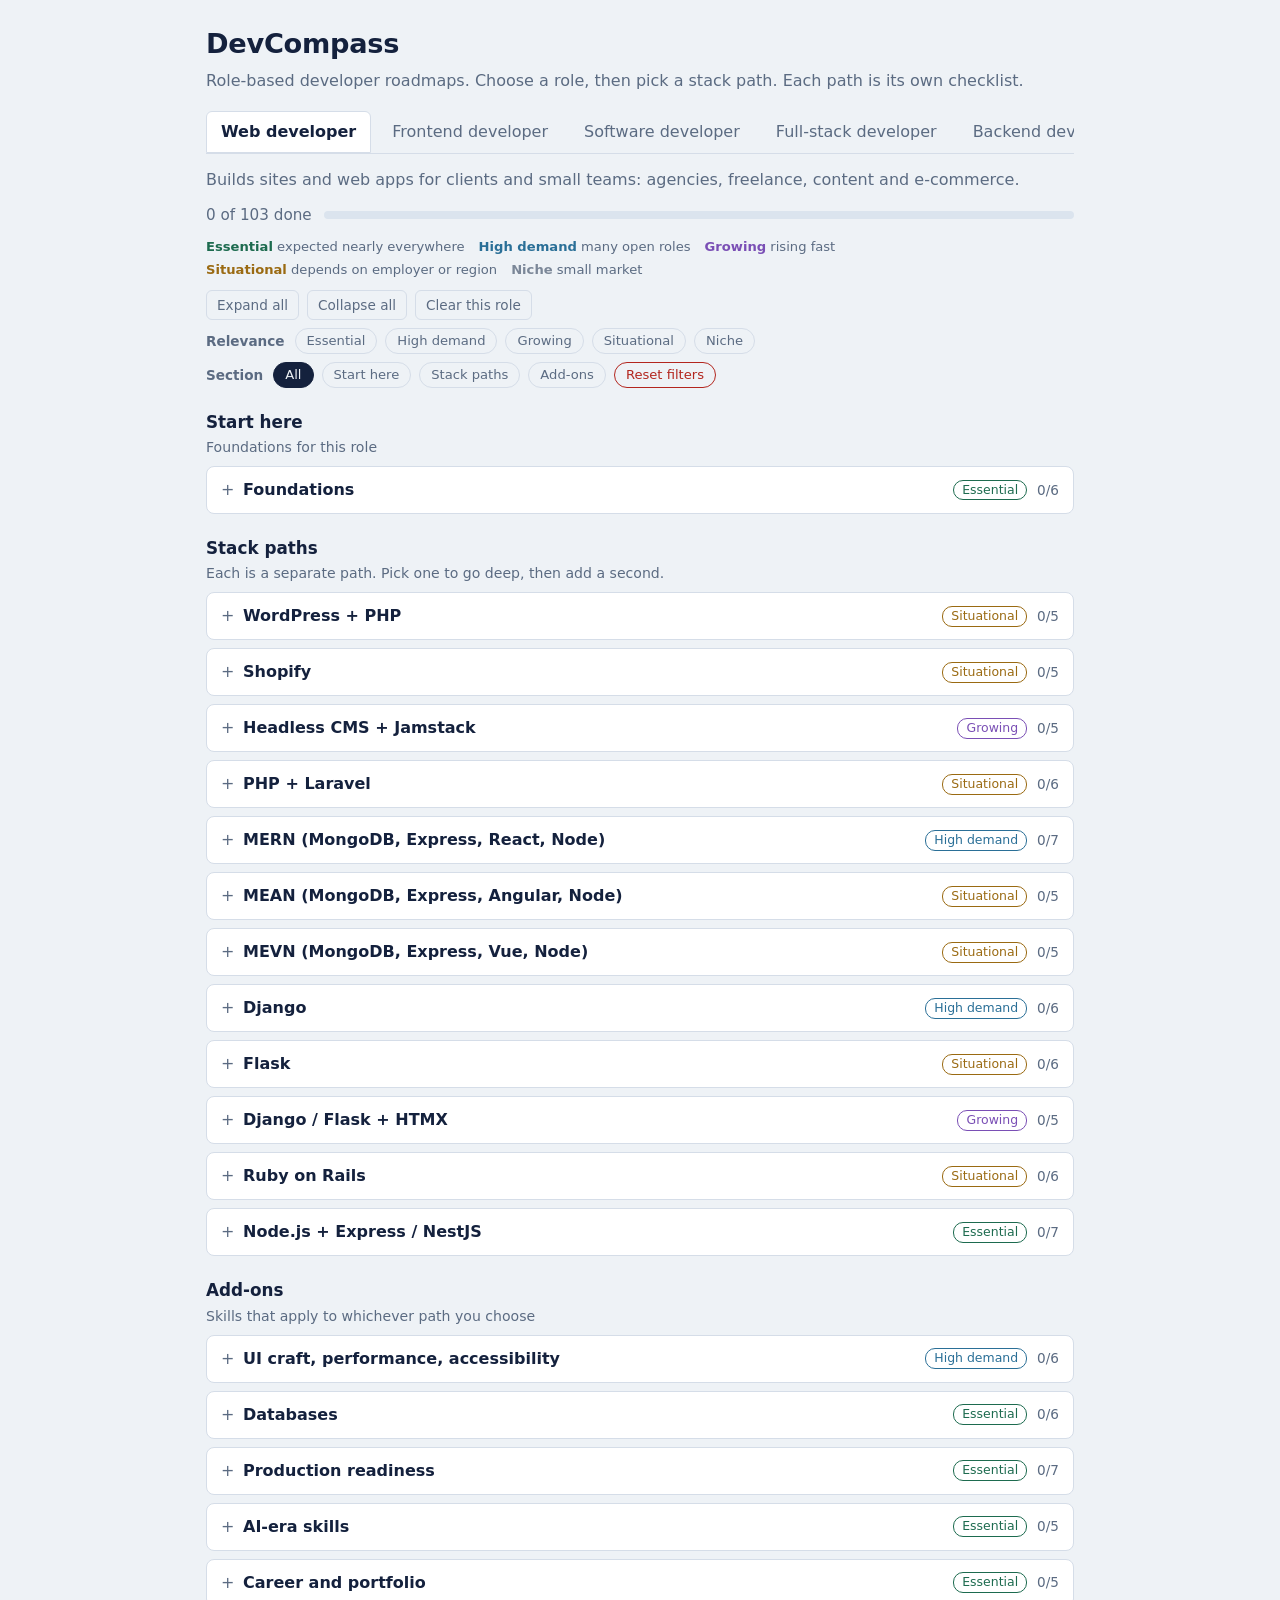
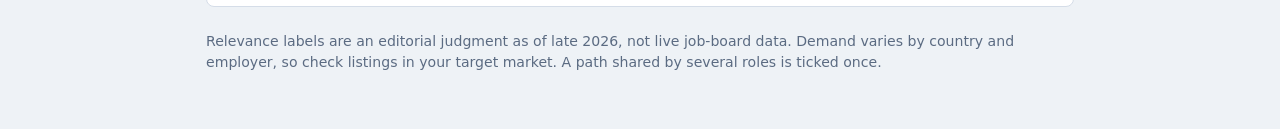
<file: index.html>
<!DOCTYPE html>
<html lang="en">
<head>
<meta charset="utf-8">
<meta name="viewport" content="width=device-width, initial-scale=1, viewport-fit=cover">
<meta name="description" content="DevCompass: role-based developer roadmaps with relevance tags for web, frontend, backend, full-stack and software developers.">
<title>DevCompass: Developer Roadmaps by Role</title>
<link rel="stylesheet" href="style.css">
</head>
<body>
<div class="wrap">
  <h1>DevCompass</h1>
  <p class="sub">Role-based developer roadmaps. Choose a role, then pick a stack path. Each path is its own checklist.</p>
  <nav role="tablist" id="tabs"></nav>
  <p class="intro" id="intro"></p>
  <div class="prog"><span id="ptxt"></span><div class="bar"><i id="pbar"></i></div></div>
  <div class="legend"><span><b class="E">Essential</b> expected nearly everywhere</span><span><b class="H">High demand</b> many open roles</span><span><b class="G">Growing</b> rising fast</span><span><b class="S">Situational</b> depends on employer or region</span><span><b class="N">Niche</b> small market</span></div>
  <div class="tools"><button id="exp">Expand all</button><button id="col">Collapse all</button><button id="clr">Clear this role</button></div>
  <div class="flt" id="fr"><b>Relevance</b><button data-rel="E">Essential</button><button data-rel="H">High demand</button><button data-rel="G">Growing</button><button data-rel="S">Situational</button><button data-rel="N">Niche</button></div>
  <div class="flt" id="fs"><b>Section</b><button data-sec="all">All</button><button data-sec="Start here">Start here</button><button data-sec="Stack paths">Stack paths</button><button data-sec="Add-ons">Add-ons</button><button id="rf">Reset filters</button></div>
  <div id="view"></div>
  <footer>Relevance labels are an editorial judgment as of late 2026, not live job-board data. Demand varies by country and employer, so check listings in your target market. A path shared by several roles is ticked once.</footer>
</div>
<script src="script.js"></script>
</body>
</html>
</file>
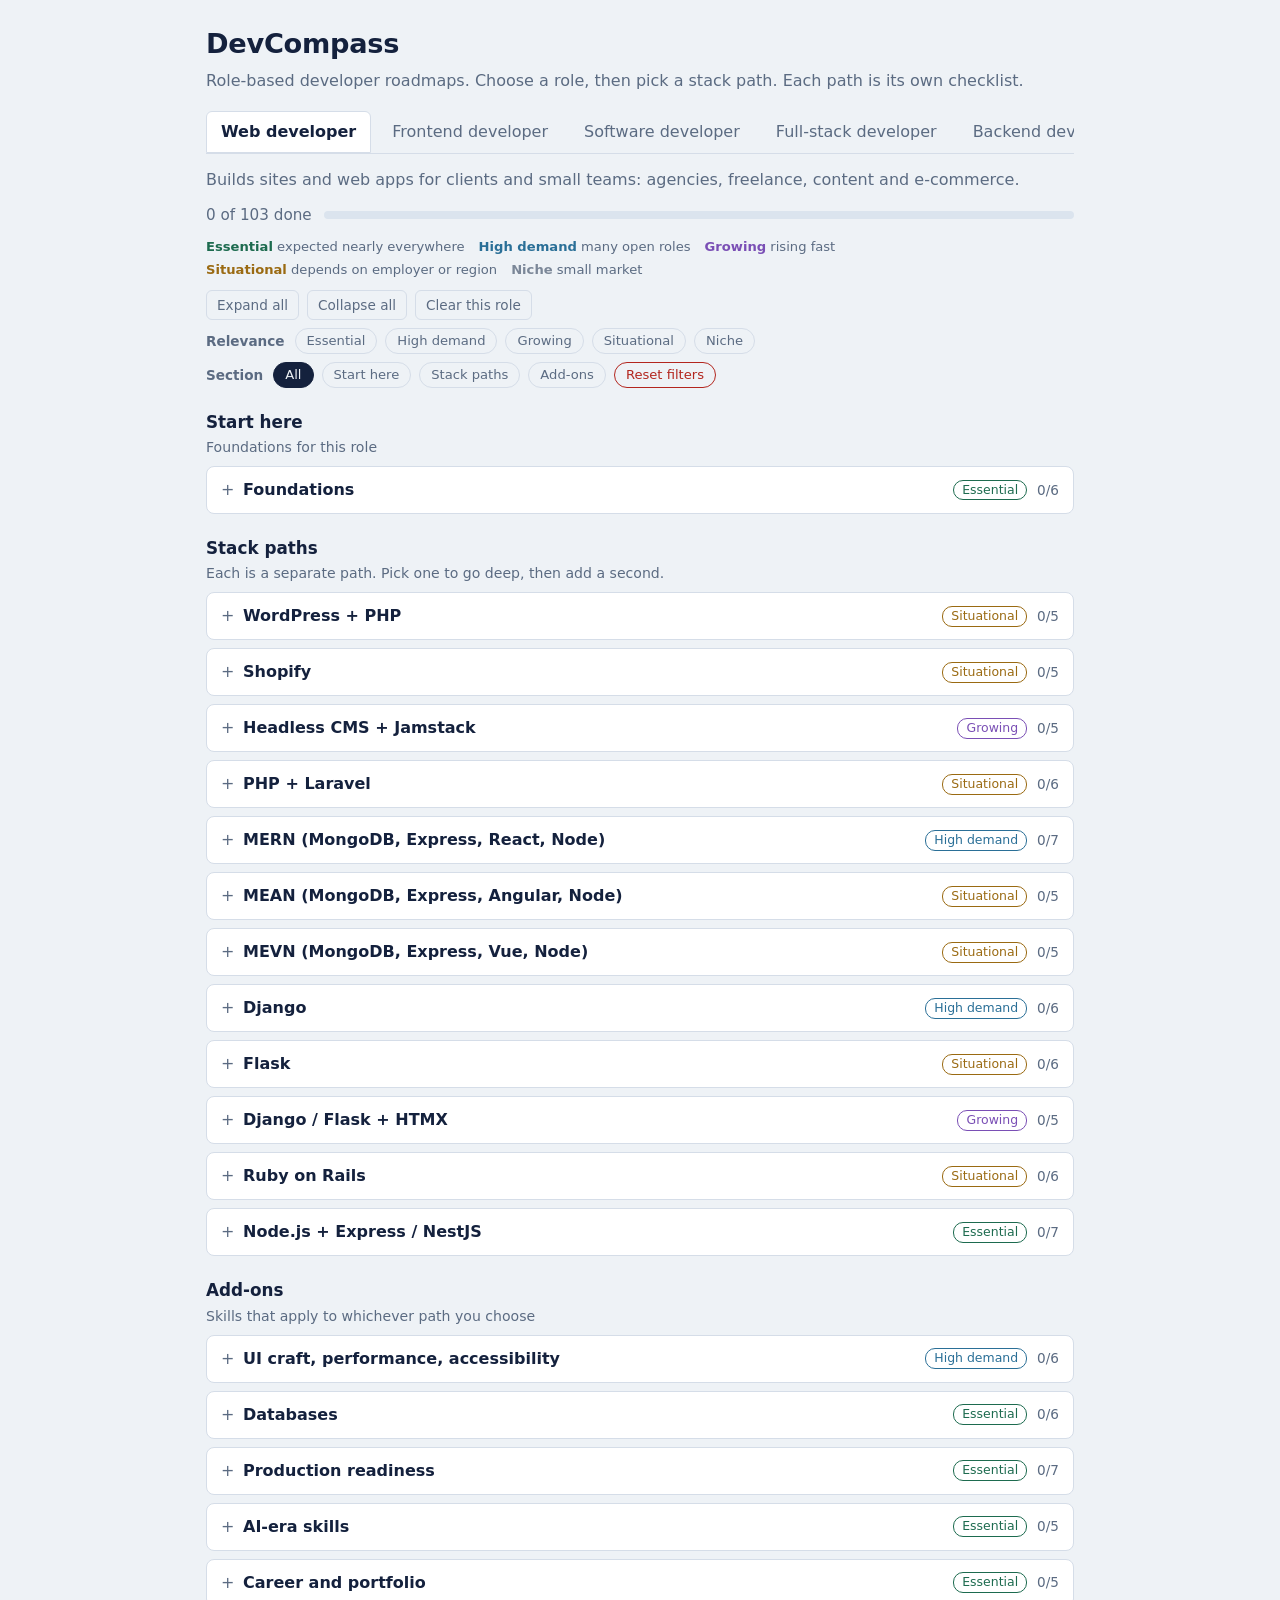
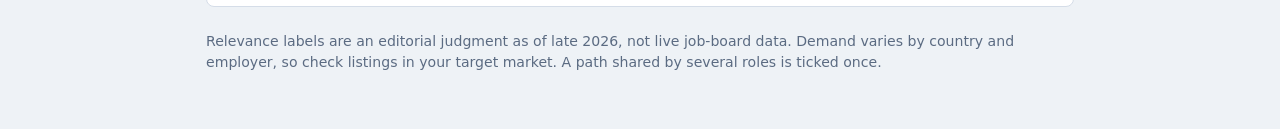
<file: index (1).html>
<!DOCTYPE html>
<html lang="en">
<head>
<meta charset="utf-8">
<meta name="viewport" content="width=device-width, initial-scale=1, viewport-fit=cover">
<meta name="description" content="DevCompass: role-based developer roadmaps with relevance tags for web, frontend, backend, full-stack and software developers.">
<title>DevCompass: Developer Roadmaps by Role</title>
<link rel="stylesheet" href="styles.css">
</head>
<body>
<div class="wrap">
  <h1>DevCompass</h1>
  <p class="sub">Role-based developer roadmaps. Choose a role, then pick a stack path. Each path is its own checklist.</p>
  <nav role="tablist" id="tabs"></nav>
  <p class="intro" id="intro"></p>
  <div class="prog"><span id="ptxt"></span><div class="bar"><i id="pbar"></i></div></div>
  <div class="legend"><span><b class="E">Essential</b> expected nearly everywhere</span><span><b class="H">High demand</b> many open roles</span><span><b class="G">Growing</b> rising fast</span><span><b class="S">Situational</b> depends on employer or region</span><span><b class="N">Niche</b> small market</span></div>
  <div class="tools"><button id="exp">Expand all</button><button id="col">Collapse all</button><button id="clr">Clear this role</button></div>
  <div class="flt" id="fr"><b>Relevance</b><button data-rel="E">Essential</button><button data-rel="H">High demand</button><button data-rel="G">Growing</button><button data-rel="S">Situational</button><button data-rel="N">Niche</button></div>
  <div class="flt" id="fs"><b>Section</b><button data-sec="all">All</button><button data-sec="Start here">Start here</button><button data-sec="Stack paths">Stack paths</button><button data-sec="Add-ons">Add-ons</button><button id="rf">Reset filters</button></div>
  <div id="view"></div>
  <footer>Relevance labels are an editorial judgment as of late 2026, not live job-board data. Demand varies by country and employer, so check listings in your target market. A path shared by several roles is ticked once.</footer>
</div>
<script src="app.js"></script>
</body>
</html>
</file>
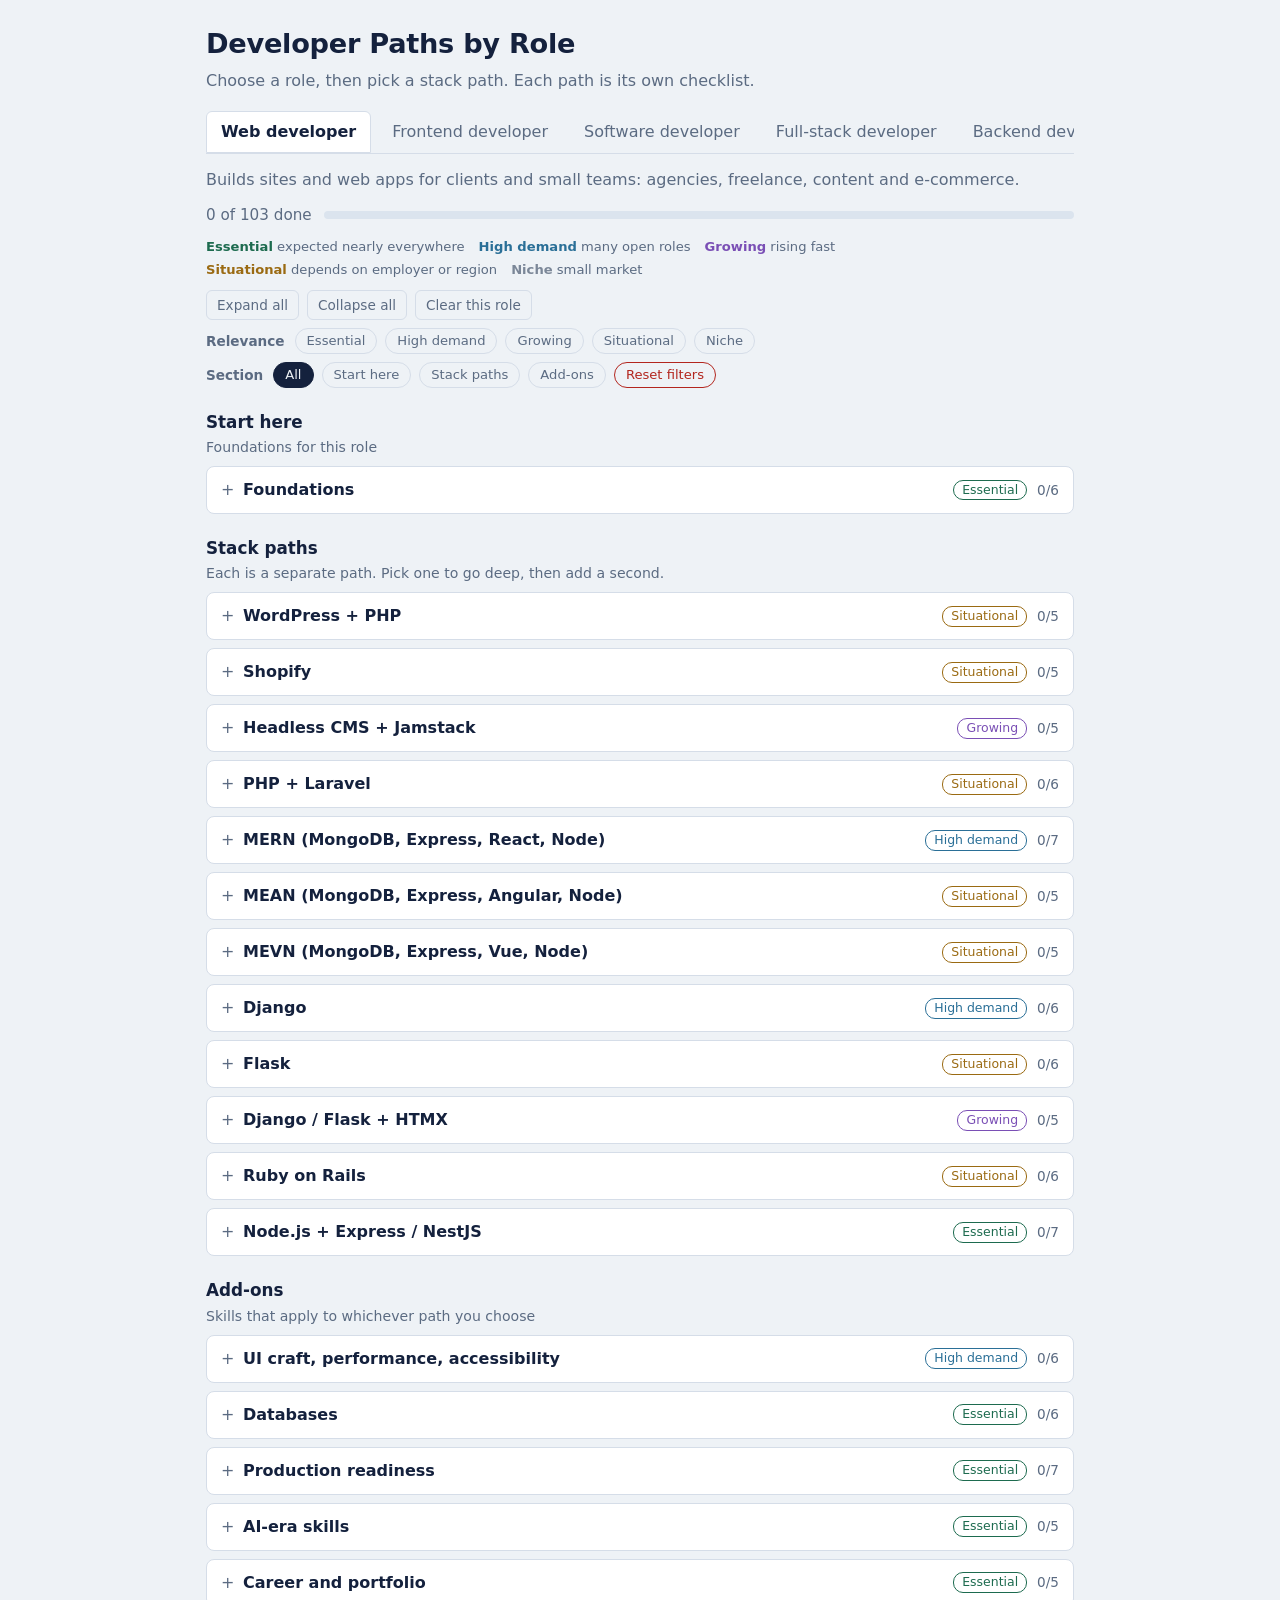
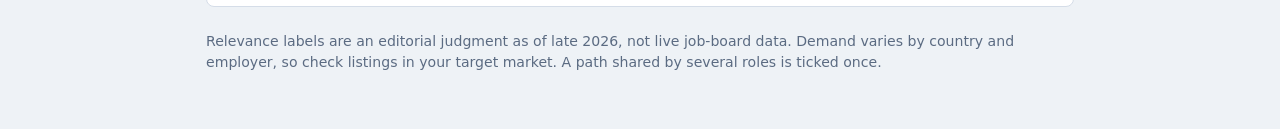
<file: stack-roadmaps (1).html>
<!DOCTYPE html>
<html lang="en">
<head>
<meta charset="utf-8">
<meta name="viewport" content="width=device-width, initial-scale=1, viewport-fit=cover">
<title>Developer Paths by Role</title>
<style>
:root{--bg:#eef2f6;--card:#fff;--ink:#14213d;--mute:#5b6b82;--line:#d5dde8;--acc:#2a6f97;--done:#3a7d44;--track:#dbe4ee;--E:#1d6b4f;--H:#2a6f97;--G:#7a4fb5;--S:#9a6a12;--N:#7b8798;--rst:#b3261e;
box-sizing:border-box;padding-top:env(safe-area-inset-top,0px);padding-bottom:env(safe-area-inset-bottom,0px)}
@media (prefers-color-scheme:dark){:root:not([data-theme="light"]){--bg:#0f1722;--card:#17212f;--ink:#e6edf7;--mute:#92a3ba;--line:#2a384b;--acc:#6db3dc;--done:#74c284;--track:#26354a;--E:#6fd0a6;--H:#6db3dc;--G:#b996ec;--S:#e0b24f;--N:#9aa8bb;--rst:#f2928a}}
:root[data-theme="dark"]{--bg:#0f1722;--card:#17212f;--ink:#e6edf7;--mute:#92a3ba;--line:#2a384b;--acc:#6db3dc;--done:#74c284;--track:#26354a;--E:#6fd0a6;--H:#6db3dc;--G:#b996ec;--S:#e0b24f;--N:#9aa8bb;--rst:#f2928a}
*{box-sizing:border-box}
html{scroll-padding-top:env(safe-area-inset-top,0px)}
body{margin:0;background:var(--bg);color:var(--ink);font:16px/1.5 "IBM Plex Sans",system-ui,-apple-system,"Segoe UI",Roboto,sans-serif}
.wrap{max-width:900px;margin:0 auto;padding:24px 16px 56px}
h1{font-size:1.7rem;margin:0 0 4px;letter-spacing:-.01em}
.sub{color:var(--mute);margin:0 0 18px}
nav{display:flex;gap:6px;overflow-x:auto;border-bottom:1px solid var(--line);margin-bottom:14px}
nav button{flex:none;font:inherit;background:none;border:1px solid transparent;border-radius:6px 6px 0 0;padding:8px 14px;color:var(--mute);cursor:pointer}
nav button[aria-selected="true"]{color:var(--ink);background:var(--card);border-color:var(--line);font-weight:600}
button:focus-visible,input:focus-visible,summary:focus-visible{outline:2px solid var(--acc);outline-offset:2px}
.intro{margin:0 0 12px;color:var(--mute)}
.prog{display:flex;align-items:center;gap:12px;margin-bottom:10px;color:var(--mute);font-size:.95rem}
.bar{flex:1;height:8px;background:var(--track);border-radius:4px;overflow:hidden}
.bar i{display:block;height:100%;background:var(--acc);transition:width .25s}
.legend{display:flex;flex-wrap:wrap;gap:4px 14px;font-size:.82rem;color:var(--mute)}
.tools{display:flex;flex-wrap:wrap;gap:8px;margin:10px 0 4px}
.tools button{font:inherit;font-size:.85rem;background:none;border:1px solid var(--line);color:var(--mute);border-radius:6px;padding:4px 10px;cursor:pointer}
.flt{display:flex;flex-wrap:wrap;gap:6px 8px;align-items:center;margin:8px 0}
.flt b{font-weight:600;font-size:.85rem;color:var(--mute);margin-right:2px}
.flt button{font:inherit;font-size:.82rem;background:none;border:1px solid var(--line);color:var(--mute);border-radius:14px;padding:2px 11px;cursor:pointer}
.flt button[aria-pressed="true"]{background:var(--ink);color:var(--bg);border-color:var(--ink)}
#rf,#rf:hover{color:var(--rst);border-color:var(--rst)}
.empty{color:var(--mute);padding:18px 0}
h2{font-size:1.05rem;margin:22px 0 2px}
h2+p{margin:0 0 8px;color:var(--mute);font-size:.88rem}
details{background:var(--card);border:1px solid var(--line);border-radius:8px;margin-bottom:8px}
summary{cursor:pointer;padding:11px 14px;display:flex;gap:10px;align-items:center;list-style:none}
summary::-webkit-details-marker{display:none}
summary::before{content:"+";color:var(--mute);width:12px;flex:none}
details[open] summary::before{content:"\2212"}
.nm{font-weight:600;flex:1}
.cnt{color:var(--mute);font-size:.85rem}
.chip{font-size:.78rem;border:1px solid currentColor;border-radius:10px;padding:0 8px;white-space:nowrap}
.E{color:var(--E)}.H{color:var(--H)}.G{color:var(--G)}.S{color:var(--S)}.N{color:var(--N)}
.why{margin:0;padding:0 14px 6px 36px;color:var(--mute);font-size:.92rem}
.items{padding:0 14px 12px 36px}
label{display:flex;gap:10px;align-items:flex-start;padding:4px 0;cursor:pointer}
input[type=checkbox]{margin-top:4px;width:17px;height:17px;accent-color:var(--done);flex:none}
label:has(input:checked) span{color:var(--mute);text-decoration:line-through}
footer{color:var(--mute);font-size:.88rem;margin-top:24px}
@media print{nav,.tools{display:none}body{background:#fff;color:#000}details{break-inside:avoid}}
</style>
</head>
<body>
<div class="wrap">
  <h1>Developer Paths by Role</h1>
  <p class="sub">Choose a role, then pick a stack path. Each path is its own checklist.</p>
  <nav role="tablist" id="tabs"></nav>
  <p class="intro" id="intro"></p>
  <div class="prog"><span id="ptxt"></span><div class="bar"><i id="pbar"></i></div></div>
  <div class="legend"><span><b class="E">Essential</b> expected nearly everywhere</span><span><b class="H">High demand</b> many open roles</span><span><b class="G">Growing</b> rising fast</span><span><b class="S">Situational</b> depends on employer or region</span><span><b class="N">Niche</b> small market</span></div>
  <div class="tools"><button id="exp">Expand all</button><button id="col">Collapse all</button><button id="clr">Clear this role</button></div>
  <div class="flt" id="fr"><b>Relevance</b><button data-rel="E">Essential</button><button data-rel="H">High demand</button><button data-rel="G">Growing</button><button data-rel="S">Situational</button><button data-rel="N">Niche</button></div>
  <div class="flt" id="fs"><b>Section</b><button data-sec="all">All</button><button data-sec="Start here">Start here</button><button data-sec="Stack paths">Stack paths</button><button data-sec="Add-ons">Add-ons</button><button id="rf">Reset filters</button></div>
  <div id="view"></div>
  <footer>Relevance labels are an editorial judgment as of late 2026, not live job-board data. Demand varies by country and employer, so check listings in your target market. A path shared by several roles is ticked once.</footer>
</div>
<script>
// [id, name, relevance, why, items]
var T=[
["found","Foundations","E","Every path below assumes these.",["Git and GitHub pull-request flow","HTML, CSS and JavaScript: DOM, async, modules","HTTP, REST, cookies, CORS","Terminal, Linux basics, SSH","Debugging and devtools","Reading docs and error messages"]],
["sql","Databases","E","The most reused skill across every backend.",["SQL joins, CTEs, window functions","Schema design, indexes, EXPLAIN","Transactions and migrations","PostgreSQL or MySQL in depth","MongoDB modeling and aggregation","Redis caching"]],
["prod","Production readiness","E","Turns a project into something a company can run.",["Docker and Compose","GitHub Actions CI/CD","Environment config and secrets","OWASP Top 10, CORS, rate limiting","Logging, Sentry, health checks","Deploy to a cloud or PaaS with TLS","Automated tests in the pipeline"]],
["ai","AI-era skills","E","AI tools are part of daily work; reviewing output matters most.",["Coding assistants and agents (Claude Code, Cursor, Copilot)","Review and test generated code","LLM APIs: streaming, tool use, structured output","RAG with embeddings and pgvector","Evals and guardrails"]],
["dsa","DSA and problem solving","H","Still the main filter in many interviews.",["Arrays, hashmaps, two pointers","Trees, graphs, BFS/DFS","Recursion and dynamic programming","Big-O analysis","Regular judge practice (LeetCode, Codeforces)"]],
["sys","System design","H","Needed for senior growth and many interviews.",["Monolith vs microservices","Queues and event-driven design","Caching, CDN, load balancing","Replicas and sharding","Idempotency, retries, consistency","Design docs"]],
["career","Career and portfolio","E","Gets you the interview.",["2-3 deployed projects with READMEs","Open source contributions","Internship or freelance work","Resume, LinkedIn, GitHub profile","Mock interviews"]],
["ui","UI craft, performance, accessibility","H","Teams expect polished, fast, accessible interfaces.",["Tailwind and component libraries (shadcn/ui, Radix)","Responsive design, tokens, dark mode","Core Web Vitals: LCP, CLS, INP","WCAG 2.2 and screen reader testing","Vitest, Testing Library, Playwright","Figma handoff"]],
["react","React + Vite (SPA)","E","Largest frontend ecosystem and job market.",["Hooks, components, composition","React Router and protected routes","TanStack Query for server state","Zustand or Redux Toolkit","React Hook Form with Zod","TypeScript with React","Suspense, error boundaries, lazy loading"]],
["next","Next.js","H","Standard for production React: SSR, SEO, full-stack routes.",["App Router, layouts, routing","SSR, SSG, ISR, caching","Server Components and Server Actions","Route handlers and middleware","Metadata, SEO, image optimization","Deploy on Vercel or self-host"]],
["vue","Vue 3 + Nuxt","S","Strong in agencies and parts of Asia and Europe.",["Composition API and reactivity","Pinia and Vue Router","Nuxt routing and SSR","Vitest and Vue Test Utils","TypeScript in Vue"]],
["ng","Angular","S","Common in enterprise and large organizations.",["Standalone components, dependency injection","RxJS and signals","Router, guards, reactive forms","NgRx or signal store","Angular CLI and testing"]],
["svelte","Svelte 5 + SvelteKit","S","Loved by developers, smaller job market.",["Runes and reactivity","SvelteKit routing and load functions","Forms and actions","Stores and context","Deployment adapters"]],
["astro","Astro","G","Fast content-heavy sites with little JavaScript.",["Islands architecture","Content collections and Markdown/MDX","Using React or Vue components inside Astro","SEO and image optimization","Deploy on Netlify, Vercel or Cloudflare"]],
["node","Node.js + Express / NestJS","E","One language across the stack, huge ecosystem.",["Event loop, streams, async patterns","Express or Fastify routing and middleware","NestJS modules and providers","Validation with Zod, layered structure","Auth middleware, rate limiting","Prisma, Drizzle or TypeORM","Jest or Vitest with Supertest"]],
["fastapi","FastAPI","H","Default for modern Python APIs and AI backends.",["Pydantic v2, routers, dependency injection","Async SQLAlchemy 2.0 and Alembic","JWT and OAuth2 auth, roles","Celery or ARQ with Redis","pytest with TestClient","Uvicorn/Gunicorn, Docker deploy"]],
["flask","Flask","S","Used in existing services, small APIs and ML serving; new projects lean FastAPI.",["App factory and blueprints","Flask-SQLAlchemy and Flask-Migrate","Flask-Login or JWT-Extended","Marshmallow or Pydantic validation","pytest and fixtures","Gunicorn and Docker deploy"]],
["django","Django","H","Batteries included; strong for products, admin tools and content apps.",["Models, ORM, migrations","Views, URLs, templates","Django REST Framework serializers and viewsets","Admin, auth, permissions","Celery, caching, Channels","Per-environment settings and deploy"]],
["java","Core Java","H","The base for Spring, Android and most enterprise backends.",["OOP, collections, generics","Streams, lambdas, records, modern Java","Concurrency: threads, executors, virtual threads","JVM memory model and garbage collection basics","Maven or Gradle","JUnit 5 testing","DSA practiced in Java"]],
["spring","Spring Boot","H","Dominant in enterprise, banking and large service companies.",["REST controllers and validation","Spring Data JPA, Hibernate, Flyway","Spring Security with JWT/OAuth2","Profiles, config, Actuator","JUnit, Mockito, Testcontainers","Docker image and deploy"]],
["spring_micro","Spring microservices","H","Large organizations split systems into services.",["Spring Cloud, API gateway","Messaging with Kafka or RabbitMQ","Resilience4j: retries, circuit breakers","WebClient or OpenFeign service calls","Micrometer and tracing","Kubernetes deployment"]],
["spring_r","Spring Boot + React","H","Common pairing in product and service companies.",["REST API with OpenAPI docs","React with TanStack Query","JWT or OAuth2 login flow","CORS and environment config","PostgreSQL with Flyway","Docker Compose and deploy"]],
["spring_ng","Spring Boot + Angular","H","Typical enterprise and banking stack.",["REST API and DTO design","Angular services, guards, reactive forms","Spring Security with JWT","Role-based access across UI and API","Integration tests and Cypress or Playwright","CI/CD build for both apps"]],
["kotlin","Kotlin (Ktor / Spring)","G","Modern JVM language, also the base for Android.",["Null safety, data classes, extension functions","Coroutines and Flow","Ktor or Spring Boot with Kotlin","Exposed or JPA","Testing with Kotest or JUnit"]],
["dotnet_r",".NET + React / Angular","H","Standard in Microsoft-centric companies.",["ASP.NET Core Web API with Swagger","React or Angular client","Identity and JWT","EF Core with SQL Server or PostgreSQL","Azure App Service and DevOps pipelines"]],
["nest","NestJS + PostgreSQL","H","Structured Node backend popular with larger TypeScript teams.",["Modules, controllers, providers","TypeORM or Prisma with Postgres","Guards, pipes, interceptors","Passport auth and JWT","OpenAPI, queues with BullMQ","Jest unit and e2e tests"]],
["mean","MEAN (MongoDB, Express, Angular, Node)","S","MERN with Angular, mostly in Angular-heavy shops.",["Express and MongoDB API","Angular front end with RxJS","JWT auth with guards","TypeScript across the stack","Deploy and CI"]],
["mevn","MEVN (MongoDB, Express, Vue, Node)","S","MERN with Vue, popular in small teams and agencies.",["Express and MongoDB API","Vue 3 with Pinia","Nuxt for SSR","JWT auth","Deploy and CI"]],
["rails","Ruby on Rails","S","Still used by many startups and established products.",["Ruby basics, Rails conventions","ActiveRecord and migrations","Hotwire: Turbo and Stimulus","Devise authentication","Sidekiq background jobs","RSpec tests and deploy"]],
["htmx","Django / Flask + HTMX","G","Server-rendered apps with little JavaScript.",["Templates, partials, HTMX attributes","Server-side forms and validation","Alpine.js for small interactions","Tailwind styling","Postgres, auth, deploy"]],
["go_r","Go + React","G","Lean services with a typed React client.",["Go REST API with Chi or Gin","PostgreSQL with sqlc","React with TanStack Query","JWT auth and CORS","Docker and deploy"]],
["android","Android (Kotlin + Compose)","S","Native Android development.",["Kotlin and coroutines","Jetpack Compose UI","ViewModel, Room, Retrofit","Dependency injection with Hilt","Play Store release"]],
["ios","iOS (Swift + SwiftUI)","S","Native iOS development.",["Swift fundamentals","SwiftUI layouts and state","Networking and Codable","Core Data or SwiftData","App Store release"]],
["devops","DevOps and cloud engineering","H","High demand for developers who own infrastructure.",["Linux administration and networking","Terraform or Pulumi","Kubernetes and Helm","AWS, GCP or Azure certifications path","CI/CD and GitOps","Prometheus, Grafana, alerting"]],
["aieng","AI application engineering","G","Building products on top of LLMs.",["Python or TypeScript with LLM APIs","RAG with vector databases","Tool use and agents, MCP","Evals and observability","Fine-tuning basics and model selection","Cost, latency, safety"]],
["dotnet","C# + ASP.NET Core","H","Strong in enterprise and Microsoft-centric companies.",["C# and LINQ","ASP.NET Core minimal APIs and controllers","Entity Framework Core","Identity and JWT auth","xUnit tests","Azure deployment"]],
["laravel","PHP + Laravel","S","Large base in agencies and startups.",["Routing, controllers, Blade","Eloquent ORM and migrations","Auth: Breeze or Sanctum","Queues and scheduling","Inertia with Vue or React","Pest or PHPUnit tests"]],
["go","Go","G","Popular for cloud services and high-throughput APIs.",["Syntax, goroutines, channels","net/http with Gin or Chi","Database access with sqlc or GORM","Testing and modules","Build a CLI and a small service"]],
["mern","MERN (MongoDB, Express, React, Node)","H","The most common bootcamp-to-job full-stack path.",["Express API and MongoDB with Mongoose","React front end with routing","JWT auth with refresh tokens","Zod validation and error middleware","TypeScript across the stack","File uploads, email, Socket.IO","Deploy: Vercel plus Render or Railway"]],
["pern","PERN (PostgreSQL, Express, React, Node)","H","MERN with a relational database, closer to what many companies run.",["Express API with PostgreSQL","Prisma or Drizzle with migrations","Joins, indexes, transactions","React front end with TanStack Query","JWT auth and role-based access","Connection pooling, Redis cache","Managed Postgres: Neon, Supabase, RDS"]],
["t3","Next.js full-stack (T3 style)","H","Typed end-to-end stack that is popular with startups.",["App Router with Server Actions","Prisma or Drizzle with Postgres","Auth.js or Clerk","tRPC or typed route handlers","Zod and Tailwind","Deploy: Vercel plus Neon or Supabase"]],
["fapi_r","FastAPI + React","H","Fits teams with Python backends and AI features.",["FastAPI REST API with OpenAPI docs","Typed client generated from OpenAPI","React with TanStack Query","JWT in cookies and CORS setup","Postgres with Alembic","Docker Compose for both services","Deploy front and back separately"]],
["dj_r","Django + React (DRF)","H","Common in product companies and consultancies.",["DRF API with auth and permissions","React SPA consuming the API","Session or JWT auth with CSRF handling","Celery for background work","Postgres and migrations","Docker Compose and deployment"]],
["fl_r","Flask + React","S","Seen in smaller teams and ML-backed apps.",["Flask API with blueprints","React front end and API client","Auth with Flask-JWT-Extended","SQLAlchemy and migrations","CORS and environment config","Deploy with Gunicorn and Nginx"]],
["pycore","Python for software developers","E","Scripting, automation, data and backend work all start here.",["Typing, dataclasses, decorators","asyncio, threading, multiprocessing","pytest and packaging with uv","CLI tools and automation scripts","Design patterns and clean code","Profiling and optimization"]],
["cpp","C / C++","S","Systems, embedded, games and competitive programming.",["Pointers, memory, RAII","STL containers and algorithms","Templates and modern C++","CMake and build systems","Concurrency basics","Debugging with gdb and sanitizers"]],
["rust","Rust","G","Growing in infrastructure and tooling, small hiring pool.",["Ownership and borrowing","Traits, enums, error handling","Axum or Actix web services","Async with Tokio","WebAssembly basics"]],
["mobile","Mobile apps","S","Useful when a team also ships an app.",["React Native with Expo or Flutter","Navigation and state","Calling APIs and offline storage","Push notifications","App store release basics"]],
["wp","WordPress + PHP","S","Powers a large share of sites, strong freelance demand.",["Block themes and child themes","Plugin development and hooks","WooCommerce","ACF and the WP REST API","Performance and security hardening"]],
["shopify","Shopify","S","Steady agency and freelance e-commerce work.",["Liquid theme development","Storefront and Admin APIs","Building Shopify apps","Hydrogen headless storefronts","Checkout extensions"]],
["cms","Headless CMS + Jamstack","G","Content sites with editor-friendly back ends.",["Sanity, Strapi or Contentful modeling","Static sites with Astro or Next.js","Forms, analytics, SEO","Image CDN and edge hosting","Netlify, Vercel or Cloudflare Pages"]]
];
// s = start here, p = stack paths, a = add-ons
var R=[
{id:"web",name:"Web developer",d:"Builds sites and web apps for clients and small teams: agencies, freelance, content and e-commerce.",s:"found",p:"wp shopify cms laravel mern mean mevn django flask htmx rails node",a:"ui sql prod ai career"},
{id:"fe",name:"Frontend developer",d:"Owns the interface: components, performance, accessibility and the browser.",s:"found ui",p:"react next vue ng svelte astro",a:"prod ai dsa career"},
{id:"sw",name:"Software developer",d:"Broader engineering role: languages, services, data structures, design and operations.",s:"found dsa sql",p:"pycore java spring spring_micro kotlin dotnet go cpp rust android ios mobile fastapi node aieng",a:"sys prod devops ai career"},
{id:"fs",name:"Full-stack developer",d:"Ships features end to end: UI, API, database and deployment. Pick one stack and go deep.",s:"found ui sql",p:"mern pern mean mevn t3 fapi_r dj_r fl_r spring_r spring_ng dotnet_r go_r htmx laravel rails",a:"prod sys ai dsa career"},
{id:"be",name:"Backend developer",d:"Builds APIs, data layers and background systems that the rest of the product depends on.",s:"found sql",p:"node nest fastapi flask django java spring spring_micro kotlin dotnet laravel rails go",a:"prod devops sys ai dsa career"}
];
var M={},KEY="dev-paths-v1",done={},cur=R[0].id,opened={};
T.forEach(function(t){M[t[0]]=t});
try{done=JSON.parse(localStorage.getItem(KEY)||"{}")||{}}catch(e){done={}}
function save(){try{localStorage.setItem(KEY,JSON.stringify(done))}catch(e){}}
try{var h=location.hash.slice(1);if(R.some(function(r){return r.id===h}))cur=h}catch(e){}
var LB={E:"Essential",H:"High demand",G:"Growing",S:"Situational",N:"Niche"};
function role(){return R.filter(function(r){return r.id===cur})[0]}
function groups(r){return[["Start here","Foundations for this role",r.s.split(" ")],["Stack paths","Each is a separate path. Pick one to go deep, then add a second.",r.p.split(" ")],["Add-ons","Skills that apply to whichever path you choose",r.a.split(" ")]]}
function cnt(id){var d=0;M[id][4].forEach(function(_,i){if(done[id+"."+i])d++});return[d,M[id][4].length]}
function el(tag,cls,txt){var e=document.createElement(tag);if(cls)e.className=cls;if(txt!=null)e.textContent=txt;return e}
function eachId(fn){groups(role()).forEach(function(g){g[2].forEach(fn)})}
function render(){
  var tabs=document.getElementById("tabs");tabs.innerHTML="";syncF();
  R.forEach(function(r){var b=el("button",null,r.name);b.setAttribute("role","tab");b.setAttribute("aria-selected",r.id===cur);
    b.onclick=function(){cur=r.id;try{history.replaceState(null,"","#"+cur)}catch(e){}render()};tabs.appendChild(b)});
  var r=role(),td=0,tt=0,v=document.getElementById("view");
  document.getElementById("intro").textContent=r.d;
  eachId(function(id){var c=cnt(id);td+=c[0];tt+=c[1]});
  document.getElementById("ptxt").textContent=td+" of "+tt+" done";
  document.getElementById("pbar").style.width=(tt?td/tt*100:0)+"%";
  v.innerHTML="";
  var shown=0,anyRel=Object.keys(relF).length>0;
  groups(r).forEach(function(g){
    if(secF!=="all"&&secF!==g[0])return;
    var list=g[2].filter(function(id){return !anyRel||relF[M[id][2]]});
    if(!list.length)return;
    shown+=list.length;
    v.appendChild(el("h2",null,g[0]));v.appendChild(el("p",null,g[1]));
    list.forEach(function(id){
      var t=M[id],c=cnt(id),d=el("details");
      if(opened[id])d.open=true;
      d.addEventListener("toggle",function(){opened[id]=d.open});
      var s=el("summary");s.appendChild(el("span","nm",t[1]));
      s.appendChild(el("span","chip "+t[2],LB[t[2]]));s.appendChild(el("span","cnt",c[0]+"/"+c[1]));
      d.appendChild(s);d.appendChild(el("p","why",t[3]));
      var box=el("div","items");
      t[4].forEach(function(txt,i){
        var k=id+"."+i,l=el("label"),cb=el("input");cb.type="checkbox";cb.checked=!!done[k];
        cb.onchange=function(){if(cb.checked)done[k]=1;else delete done[k];save();var y=window.scrollY;render();window.scrollTo(0,y)};
        l.appendChild(cb);l.appendChild(el("span",null,txt));box.appendChild(l)});
      d.appendChild(box);v.appendChild(d);
    });
  });
  if(!shown)v.appendChild(el("p","empty","No paths match these filters for this role. Reset the filters or choose another section."));
}
var relF={},secF="all";
function syncF(){
  document.querySelectorAll("[data-rel]").forEach(function(b){b.setAttribute("aria-pressed",!!relF[b.dataset.rel])});
  document.querySelectorAll("[data-sec]").forEach(function(b){b.setAttribute("aria-pressed",b.dataset.sec===secF)});
}
document.querySelectorAll("[data-rel]").forEach(function(b){b.onclick=function(){var k=b.dataset.rel;if(relF[k])delete relF[k];else relF[k]=1;render()}});
document.querySelectorAll("[data-sec]").forEach(function(b){b.onclick=function(){secF=b.dataset.sec;render()}});
document.getElementById("rf").onclick=function(){relF={};secF="all";render()};
document.getElementById("exp").onclick=function(){eachId(function(i){opened[i]=true});render()};
document.getElementById("col").onclick=function(){opened={};render()};
document.getElementById("clr").onclick=function(){eachId(function(id){M[id][4].forEach(function(_,i){delete done[id+"."+i]})});save();render()};
render();
</script>
</body>
</html>
</file>
<file: style.css>
:root{--bg:#eef2f6;--card:#fff;--ink:#14213d;--mute:#5b6b82;--line:#d5dde8;--acc:#2a6f97;--done:#3a7d44;--track:#dbe4ee;--E:#1d6b4f;--H:#2a6f97;--G:#7a4fb5;--S:#9a6a12;--N:#7b8798;--rst:#b3261e;
box-sizing:border-box;padding-top:env(safe-area-inset-top,0px);padding-bottom:env(safe-area-inset-bottom,0px)}
@media (prefers-color-scheme:dark){:root:not([data-theme="light"]){--bg:#0f1722;--card:#17212f;--ink:#e6edf7;--mute:#92a3ba;--line:#2a384b;--acc:#6db3dc;--done:#74c284;--track:#26354a;--E:#6fd0a6;--H:#6db3dc;--G:#b996ec;--S:#e0b24f;--N:#9aa8bb;--rst:#f2928a}}
:root[data-theme="dark"]{--bg:#0f1722;--card:#17212f;--ink:#e6edf7;--mute:#92a3ba;--line:#2a384b;--acc:#6db3dc;--done:#74c284;--track:#26354a;--E:#6fd0a6;--H:#6db3dc;--G:#b996ec;--S:#e0b24f;--N:#9aa8bb;--rst:#f2928a}
*{box-sizing:border-box}
html{scroll-padding-top:env(safe-area-inset-top,0px)}
body{margin:0;background:var(--bg);color:var(--ink);font:16px/1.5 "IBM Plex Sans",system-ui,-apple-system,"Segoe UI",Roboto,sans-serif}
.wrap{max-width:900px;margin:0 auto;padding:24px 16px 56px}
h1{font-size:1.7rem;margin:0 0 4px;letter-spacing:-.01em}
.sub{color:var(--mute);margin:0 0 18px}
nav{display:flex;gap:6px;overflow-x:auto;border-bottom:1px solid var(--line);margin-bottom:14px}
nav button{flex:none;font:inherit;background:none;border:1px solid transparent;border-radius:6px 6px 0 0;padding:8px 14px;color:var(--mute);cursor:pointer}
nav button[aria-selected="true"]{color:var(--ink);background:var(--card);border-color:var(--line);font-weight:600}
button:focus-visible,input:focus-visible,summary:focus-visible{outline:2px solid var(--acc);outline-offset:2px}
.intro{margin:0 0 12px;color:var(--mute)}
.prog{display:flex;align-items:center;gap:12px;margin-bottom:10px;color:var(--mute);font-size:.95rem}
.bar{flex:1;height:8px;background:var(--track);border-radius:4px;overflow:hidden}
.bar i{display:block;height:100%;background:var(--acc);transition:width .25s}
.legend{display:flex;flex-wrap:wrap;gap:4px 14px;font-size:.82rem;color:var(--mute)}
.tools{display:flex;flex-wrap:wrap;gap:8px;margin:10px 0 4px}
.tools button{font:inherit;font-size:.85rem;background:none;border:1px solid var(--line);color:var(--mute);border-radius:6px;padding:4px 10px;cursor:pointer}
.flt{display:flex;flex-wrap:wrap;gap:6px 8px;align-items:center;margin:8px 0}
.flt b{font-weight:600;font-size:.85rem;color:var(--mute);margin-right:2px}
.flt button{font:inherit;font-size:.82rem;background:none;border:1px solid var(--line);color:var(--mute);border-radius:14px;padding:2px 11px;cursor:pointer}
.flt button[aria-pressed="true"]{background:var(--ink);color:var(--bg);border-color:var(--ink)}
#rf,#rf:hover{color:var(--rst);border-color:var(--rst)}
.empty{color:var(--mute);padding:18px 0}
h2{font-size:1.05rem;margin:22px 0 2px}
h2+p{margin:0 0 8px;color:var(--mute);font-size:.88rem}
details{background:var(--card);border:1px solid var(--line);border-radius:8px;margin-bottom:8px}
summary{cursor:pointer;padding:11px 14px;display:flex;gap:10px;align-items:center;list-style:none}
summary::-webkit-details-marker{display:none}
summary::before{content:"+";color:var(--mute);width:12px;flex:none}
details[open] summary::before{content:"\2212"}
.nm{font-weight:600;flex:1}
.cnt{color:var(--mute);font-size:.85rem}
.chip{font-size:.78rem;border:1px solid currentColor;border-radius:10px;padding:0 8px;white-space:nowrap}
.E{color:var(--E)}.H{color:var(--H)}.G{color:var(--G)}.S{color:var(--S)}.N{color:var(--N)}
.why{margin:0;padding:0 14px 6px 36px;color:var(--mute);font-size:.92rem}
.items{padding:0 14px 12px 36px}
label{display:flex;gap:10px;align-items:flex-start;padding:4px 0;cursor:pointer}
input[type=checkbox]{margin-top:4px;width:17px;height:17px;accent-color:var(--done);flex:none}
label:has(input:checked) span{color:var(--mute);text-decoration:line-through}
footer{color:var(--mute);font-size:.88rem;margin-top:24px}
@media print{nav,.tools{display:none}body{background:#fff;color:#000}details{break-inside:avoid}}
</file>
<file: styles.css>
:root{--bg:#eef2f6;--card:#fff;--ink:#14213d;--mute:#5b6b82;--line:#d5dde8;--acc:#2a6f97;--done:#3a7d44;--track:#dbe4ee;--E:#1d6b4f;--H:#2a6f97;--G:#7a4fb5;--S:#9a6a12;--N:#7b8798;--rst:#b3261e;
box-sizing:border-box;padding-top:env(safe-area-inset-top,0px);padding-bottom:env(safe-area-inset-bottom,0px)}
@media (prefers-color-scheme:dark){:root:not([data-theme="light"]){--bg:#0f1722;--card:#17212f;--ink:#e6edf7;--mute:#92a3ba;--line:#2a384b;--acc:#6db3dc;--done:#74c284;--track:#26354a;--E:#6fd0a6;--H:#6db3dc;--G:#b996ec;--S:#e0b24f;--N:#9aa8bb;--rst:#f2928a}}
:root[data-theme="dark"]{--bg:#0f1722;--card:#17212f;--ink:#e6edf7;--mute:#92a3ba;--line:#2a384b;--acc:#6db3dc;--done:#74c284;--track:#26354a;--E:#6fd0a6;--H:#6db3dc;--G:#b996ec;--S:#e0b24f;--N:#9aa8bb;--rst:#f2928a}
*{box-sizing:border-box}
html{scroll-padding-top:env(safe-area-inset-top,0px)}
body{margin:0;background:var(--bg);color:var(--ink);font:16px/1.5 "IBM Plex Sans",system-ui,-apple-system,"Segoe UI",Roboto,sans-serif}
.wrap{max-width:900px;margin:0 auto;padding:24px 16px 56px}
h1{font-size:1.7rem;margin:0 0 4px;letter-spacing:-.01em}
.sub{color:var(--mute);margin:0 0 18px}
nav{display:flex;gap:6px;overflow-x:auto;border-bottom:1px solid var(--line);margin-bottom:14px}
nav button{flex:none;font:inherit;background:none;border:1px solid transparent;border-radius:6px 6px 0 0;padding:8px 14px;color:var(--mute);cursor:pointer}
nav button[aria-selected="true"]{color:var(--ink);background:var(--card);border-color:var(--line);font-weight:600}
button:focus-visible,input:focus-visible,summary:focus-visible{outline:2px solid var(--acc);outline-offset:2px}
.intro{margin:0 0 12px;color:var(--mute)}
.prog{display:flex;align-items:center;gap:12px;margin-bottom:10px;color:var(--mute);font-size:.95rem}
.bar{flex:1;height:8px;background:var(--track);border-radius:4px;overflow:hidden}
.bar i{display:block;height:100%;background:var(--acc);transition:width .25s}
.legend{display:flex;flex-wrap:wrap;gap:4px 14px;font-size:.82rem;color:var(--mute)}
.tools{display:flex;flex-wrap:wrap;gap:8px;margin:10px 0 4px}
.tools button{font:inherit;font-size:.85rem;background:none;border:1px solid var(--line);color:var(--mute);border-radius:6px;padding:4px 10px;cursor:pointer}
.flt{display:flex;flex-wrap:wrap;gap:6px 8px;align-items:center;margin:8px 0}
.flt b{font-weight:600;font-size:.85rem;color:var(--mute);margin-right:2px}
.flt button{font:inherit;font-size:.82rem;background:none;border:1px solid var(--line);color:var(--mute);border-radius:14px;padding:2px 11px;cursor:pointer}
.flt button[aria-pressed="true"]{background:var(--ink);color:var(--bg);border-color:var(--ink)}
#rf,#rf:hover{color:var(--rst);border-color:var(--rst)}
.empty{color:var(--mute);padding:18px 0}
h2{font-size:1.05rem;margin:22px 0 2px}
h2+p{margin:0 0 8px;color:var(--mute);font-size:.88rem}
details{background:var(--card);border:1px solid var(--line);border-radius:8px;margin-bottom:8px}
summary{cursor:pointer;padding:11px 14px;display:flex;gap:10px;align-items:center;list-style:none}
summary::-webkit-details-marker{display:none}
summary::before{content:"+";color:var(--mute);width:12px;flex:none}
details[open] summary::before{content:"\2212"}
.nm{font-weight:600;flex:1}
.cnt{color:var(--mute);font-size:.85rem}
.chip{font-size:.78rem;border:1px solid currentColor;border-radius:10px;padding:0 8px;white-space:nowrap}
.E{color:var(--E)}.H{color:var(--H)}.G{color:var(--G)}.S{color:var(--S)}.N{color:var(--N)}
.why{margin:0;padding:0 14px 6px 36px;color:var(--mute);font-size:.92rem}
.items{padding:0 14px 12px 36px}
label{display:flex;gap:10px;align-items:flex-start;padding:4px 0;cursor:pointer}
input[type=checkbox]{margin-top:4px;width:17px;height:17px;accent-color:var(--done);flex:none}
label:has(input:checked) span{color:var(--mute);text-decoration:line-through}
footer{color:var(--mute);font-size:.88rem;margin-top:24px}
@media print{nav,.tools{display:none}body{background:#fff;color:#000}details{break-inside:avoid}}
</file>
